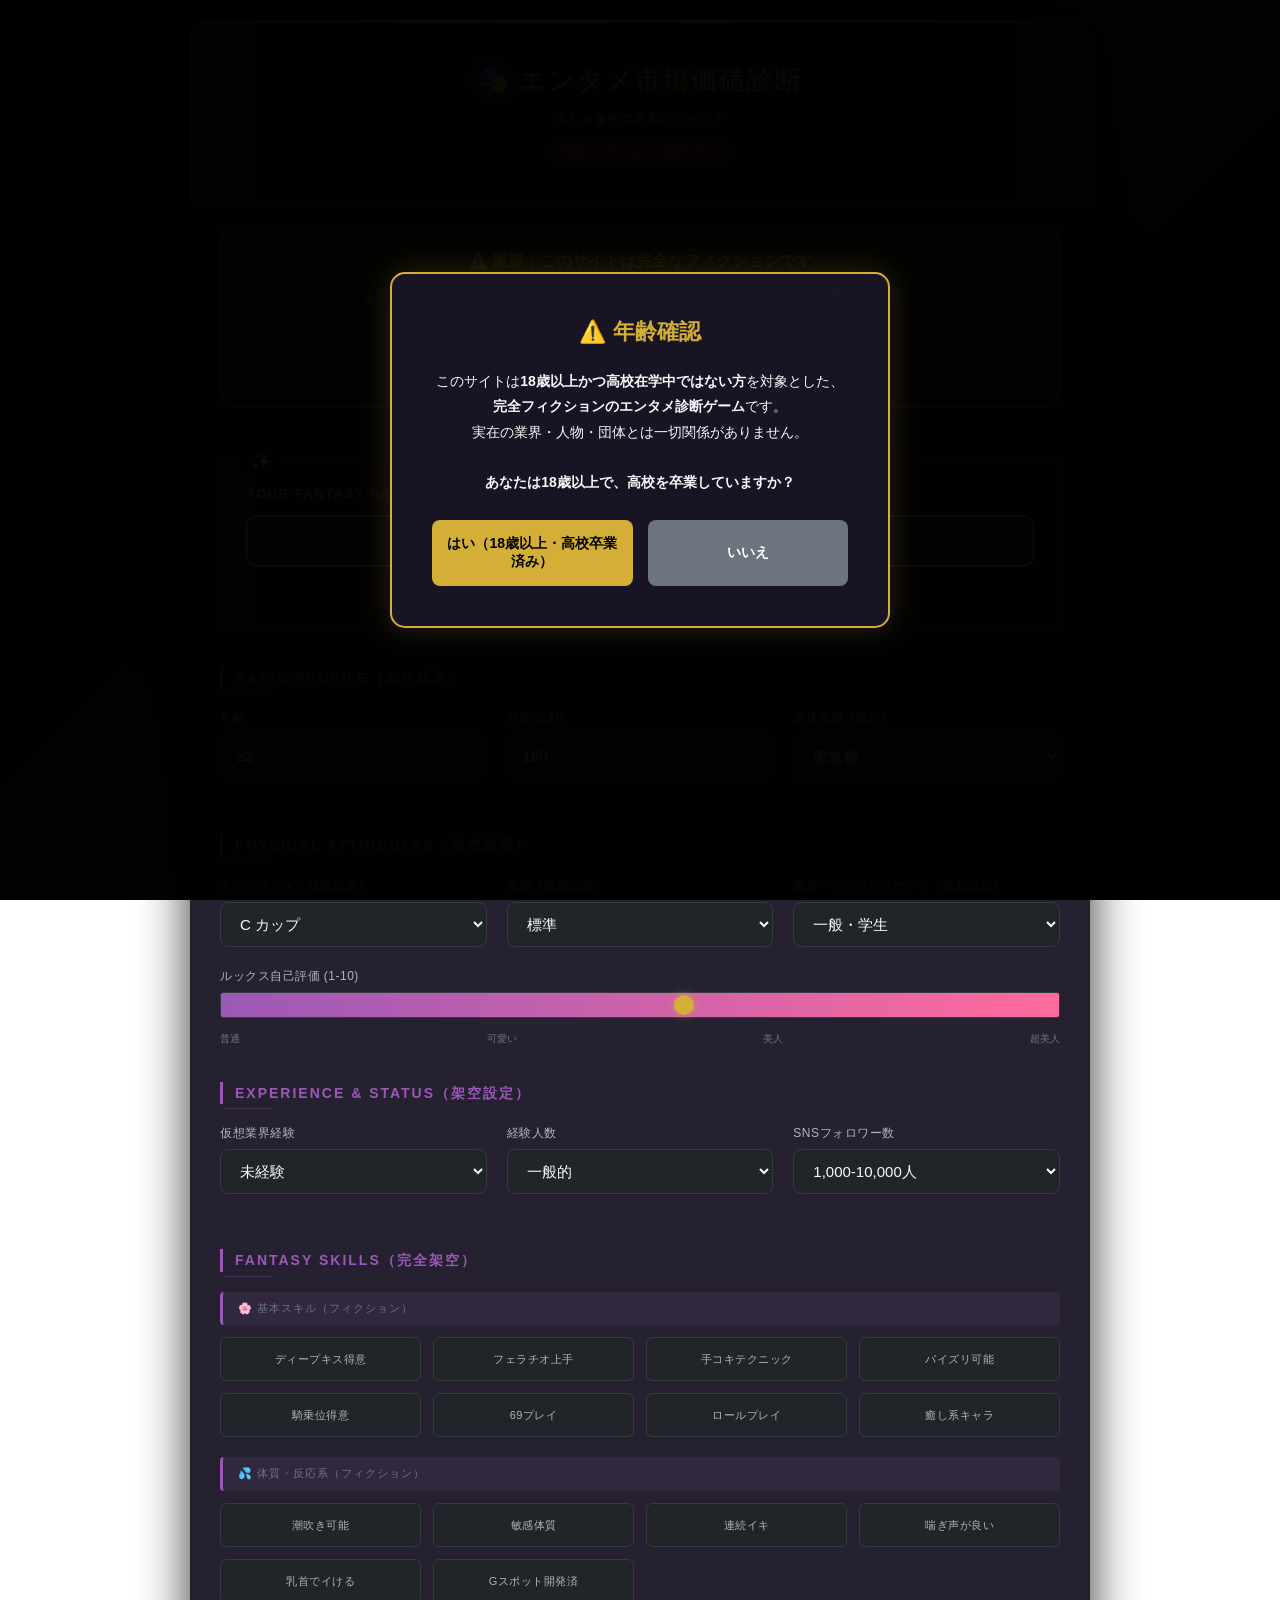
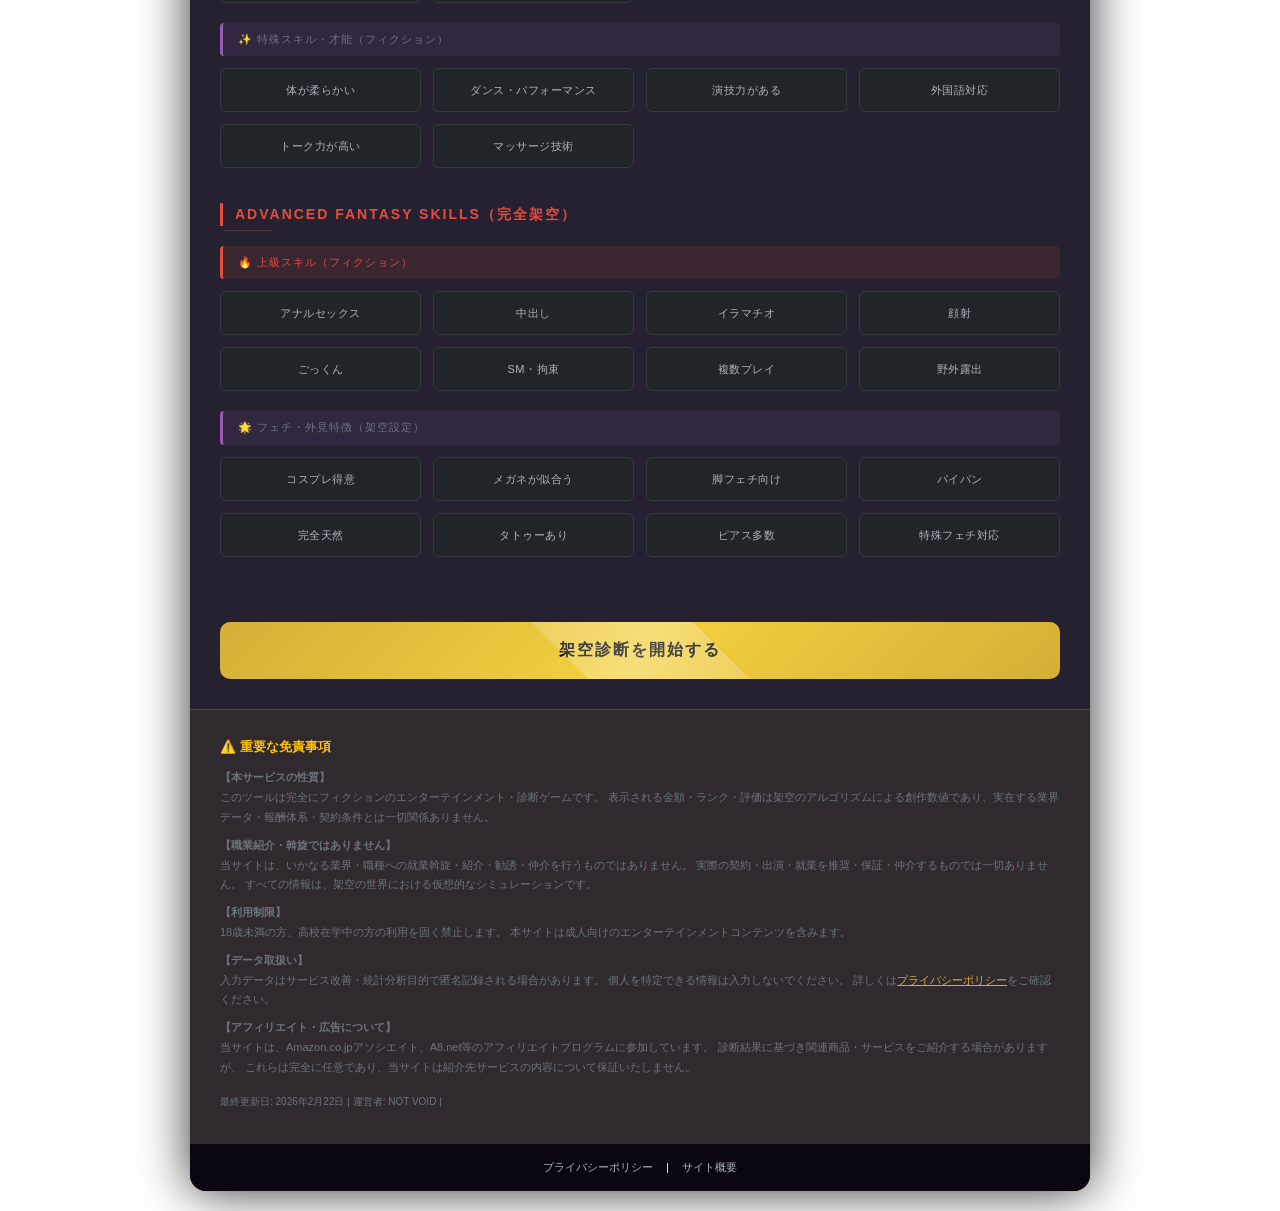
<file: index.html>
<!DOCTYPE html>
<html lang="ja">
<head>
    <meta charset="UTF-8">
    <meta name="viewport" content="width=device-width, initial-scale=1.0">
    <meta name="description" content="完全フィクションのエンタメ診断ゲーム。もしもセクシービデオに出演するとしたら出演料は？をテーマにした架空のシミュレーション。実在の業界とは一切関係ありません。">
    <title>🎭 エンタメ市場価値診断 | もしも診断ゲーム</title>
    <style>
        :root {
            --bg-primary: #0a0612;
            --bg-secondary: #1a1625;
            --accent-gold: #d4af37;
            --accent-rose: #ff6b9d;
            --accent-purple: #9b59b6;
            --accent-red: #e74c3c;
            --text-primary: #f8f9fa;
            --text-secondary: #adb5bd;
            --text-muted: #6c757d;
            --border-color: #343a40;
            --input-bg: #212529;
            --card-bg: rgba(26, 22, 37, 0.95);
        }

        * {
            margin: 0;
            padding: 0;
            box-sizing: border-box;
            -webkit-text-size-adjust: 100%;
            -webkit-tap-highlight-color: transparent;
        }

        body {
            font-family: -apple-system, BlinkMacSystemFont, "Helvetica Neue", Arial, sans-serif;
            background: linear-gradient(135deg, var(--bg-primary) 0%, #2d1b3d 50%, var(--bg-primary) 100%);
            background-attachment: fixed;
            color: var(--text-primary);
            line-height: 1.6;
            min-height: 100vh;
            padding: 20px;
        }

        .container {
            max-width: 900px;
            margin: 0 auto;
            background: var(--card-bg);
            border-radius: 16px;
            box-shadow: 
                0 0 50px rgba(0, 0, 0, 0.8),
                0 0 1px var(--accent-gold),
                inset 0 1px 0 rgba(255, 255, 255, 0.1);
            overflow: hidden;
            position: relative;
        }

        .container::before {
            content: '';
            position: absolute;
            top: 0;
            left: 0;
            right: 0;
            height: 3px;
            background: linear-gradient(90deg, 
                transparent 0%, 
                var(--accent-gold) 25%, 
                var(--accent-rose) 75%, 
                transparent 100%);
        }

        .header {
            padding: 40px 30px;
            text-align: center;
            background: linear-gradient(135deg, 
                rgba(212, 175, 55, 0.1) 0%, 
                rgba(155, 89, 182, 0.1) 100%);
            border-bottom: 1px solid var(--border-color);
        }

        .header h1 {
            font-family: "Yu Mincho", "Hiragino Mincho ProN", serif;
            font-size: 26px;
            font-weight: 300;
            letter-spacing: 2px;
            color: var(--accent-gold);
            margin-bottom: 8px;
            text-shadow: 0 0 20px rgba(212, 175, 55, 0.3);
        }

        .header .subtitle {
            font-size: 12px;
            color: var(--text-secondary);
            letter-spacing: 1px;
            margin-bottom: 8px;
        }

        .fiction-badge {
            display: inline-block;
            background: rgba(231, 76, 60, 0.2);
            border: 1px solid var(--accent-red);
            color: var(--accent-red);
            font-size: 10px;
            padding: 4px 12px;
            border-radius: 15px;
            font-weight: bold;
            text-transform: uppercase;
            letter-spacing: 1px;
        }

        .fiction-notice {
            background: linear-gradient(135deg, rgba(255, 193, 7, 0.12), rgba(255, 152, 0, 0.12));
            border: 2px solid rgba(255, 193, 7, 0.4);
            padding: 20px;
            margin: 20px 30px;
            border-radius: 12px;
            text-align: center;
        }

        .fiction-notice h3 {
            color: #ffc107;
            font-size: 16px;
            margin-bottom: 12px;
            font-weight: 600;
        }

        .fiction-notice p {
            font-size: 12px;
            color: var(--text-secondary);
            line-height: 1.6;
            margin: 6px 0;
        }

        .form-content {
            padding: 30px;
        }

        .nickname-section {
            background: linear-gradient(135deg, 
                rgba(212, 175, 55, 0.08) 0%, 
                rgba(255, 107, 157, 0.08) 100%);
            border: 1px solid rgba(212, 175, 55, 0.3);
            border-radius: 12px;
            padding: 25px;
            margin-bottom: 35px;
            position: relative;
        }

        .nickname-section::before {
            content: '✨';
            position: absolute;
            top: -10px;
            left: 20px;
            background: var(--card-bg);
            padding: 0 10px;
            font-size: 16px;
        }

        .nickname-label {
            font-size: 13px;
            color: var(--accent-gold);
            font-weight: 600;
            margin-bottom: 10px;
            text-transform: uppercase;
            letter-spacing: 1.5px;
        }

        .nickname-input {
            width: 100%;
            padding: 15px 20px;
            background: var(--input-bg);
            border: 2px solid var(--accent-gold);
            border-radius: 10px;
            color: var(--text-primary);
            font-size: 16px;
            font-weight: 500;
            transition: all 0.3s ease;
            text-align: center;
        }

        .nickname-input::placeholder {
            color: var(--text-muted);
            font-weight: 400;
        }

        .nickname-input:focus {
            outline: none;
            border-color: var(--accent-rose);
            box-shadow: 0 0 0 3px rgba(255, 107, 157, 0.2);
            background: rgba(33, 37, 41, 0.9);
        }

        .nickname-hint {
            font-size: 11px;
            color: var(--text-muted);
            margin-top: 8px;
            text-align: center;
            line-height: 1.4;
        }

        .section {
            margin-bottom: 35px;
        }

        .section-title {
            font-size: 14px;
            font-weight: 600;
            color: var(--accent-purple);
            text-transform: uppercase;
            letter-spacing: 2px;
            border-left: 3px solid var(--accent-purple);
            padding-left: 12px;
            margin-bottom: 20px;
            position: relative;
        }

        .section-title::after {
            content: '';
            position: absolute;
            left: 0;
            bottom: -5px;
            width: 50px;
            height: 1px;
            background: var(--accent-purple);
            opacity: 0.3;
        }

        .section-title.hard {
            color: var(--accent-red);
            border-left-color: var(--accent-red);
        }

        .section-title.hard::after {
            background: var(--accent-red);
        }

        .form-grid {
            display: grid;
            grid-template-columns: repeat(auto-fit, minmax(250px, 1fr));
            gap: 20px;
        }

        .form-group {
            margin-bottom: 20px;
        }

        label {
            display: block;
            font-size: 12px;
            color: var(--text-secondary);
            margin-bottom: 6px;
            font-weight: 500;
            text-transform: uppercase;
            letter-spacing: 0.5px;
        }

        input[type="number"], 
        input[type="range"],
        select {
            width: 100%;
            padding: 12px 15px;
            background: var(--input-bg);
            border: 1px solid var(--border-color);
            border-radius: 8px;
            color: var(--text-primary);
            font-size: 15px;
            transition: all 0.3s ease;
        }

        input:focus, select:focus {
            outline: none;
            border-color: var(--accent-gold);
            box-shadow: 0 0 0 2px rgba(212, 175, 55, 0.2);
            background: rgba(33, 37, 41, 0.8);
        }

        select option {
            background: var(--input-bg);
            color: var(--text-primary);
        }

        .range-container {
            position: relative;
        }

        input[type="range"] {
            -webkit-appearance: none;
            appearance: none;
            height: 6px;
            background: linear-gradient(90deg, var(--accent-purple), var(--accent-rose));
            border-radius: 3px;
            outline: none;
        }

        input[type="range"]::-webkit-slider-thumb {
            -webkit-appearance: none;
            appearance: none;
            width: 20px;
            height: 20px;
            background: var(--accent-gold);
            border-radius: 50%;
            cursor: pointer;
            box-shadow: 0 0 10px rgba(212, 175, 55, 0.5);
        }

        .range-labels {
            display: flex;
            justify-content: space-between;
            margin-top: 5px;
            font-size: 10px;
            color: var(--text-muted);
        }

        .category-label {
            font-size: 11px;
            color: var(--text-muted);
            text-transform: uppercase;
            letter-spacing: 1px;
            margin: 20px 0 12px 0;
            padding: 8px 15px;
            background: rgba(155, 89, 182, 0.1);
            border-left: 3px solid var(--accent-purple);
            border-radius: 4px;
        }

        .category-label.hard {
            background: rgba(231, 76, 60, 0.1);
            border-left-color: var(--accent-red);
            color: var(--accent-red);
        }

        .checkbox-grid {
            display: grid;
            grid-template-columns: repeat(auto-fit, minmax(160px, 1fr));
            gap: 12px;
            margin-bottom: 20px;
        }

        .checkbox-item {
            position: relative;
        }

        .checkbox-item input[type="checkbox"] {
            position: absolute;
            opacity: 0;
            cursor: pointer;
        }

        .checkbox-item label {
            display: flex;
            align-items: center;
            justify-content: center;
            padding: 12px 10px;
            background: var(--input-bg);
            border: 1px solid var(--border-color);
            border-radius: 6px;
            cursor: pointer;
            transition: all 0.3s ease;
            text-transform: none;
            font-size: 11px;
            text-align: center;
            margin: 0;
            min-height: 44px;
            line-height: 1.3;
        }

        .checkbox-item input[type="checkbox"]:checked + label {
            background: rgba(155, 89, 182, 0.2);
            border-color: var(--accent-purple);
            color: var(--accent-rose);
            box-shadow: 0 0 10px rgba(155, 89, 182, 0.3);
            font-weight: 600;
        }

        .checkbox-item.hard input[type="checkbox"]:checked + label {
            background: rgba(231, 76, 60, 0.2);
            border-color: var(--accent-red);
            color: var(--accent-red);
            box-shadow: 0 0 10px rgba(231, 76, 60, 0.3);
        }

        .assessment-btn {
            width: 100%;
            padding: 18px;
            background: linear-gradient(135deg, 
                var(--accent-gold) 0%, 
                #f4d03f 50%, 
                var(--accent-gold) 100%);
            border: none;
            border-radius: 10px;
            color: #000;
            font-size: 16px;
            font-weight: bold;
            letter-spacing: 2px;
            text-transform: uppercase;
            cursor: pointer;
            position: relative;
            overflow: hidden;
            transition: all 0.3s ease;
            margin-top: 30px;
        }

        .assessment-btn:hover {
            transform: translateY(-2px);
            box-shadow: 0 10px 30px rgba(212, 175, 55, 0.4);
        }

        .assessment-btn::before {
            content: '';
            position: absolute;
            top: -50%;
            left: -50%;
            width: 200%;
            height: 200%;
            background: linear-gradient(45deg, 
                transparent 30%, 
                rgba(255, 255, 255, 0.3) 50%, 
                transparent 70%);
            transform: rotate(45deg);
            animation: shine 3s infinite;
        }

        @keyframes shine {
            0% { transform: translateX(-100%) rotate(45deg); }
            100% { transform: translateX(100%) rotate(45deg); }
        }

        .loading-overlay {
            position: fixed;
            top: 0;
            left: 0;
            width: 100%;
            height: 100%;
            background: rgba(10, 6, 18, 0.95);
            display: none;
            flex-direction: column;
            justify-content: center;
            align-items: center;
            z-index: 1000;
        }

        .loading-text {
            color: var(--accent-gold);
            font-size: 16px;
            font-family: 'Courier New', monospace;
            margin-bottom: 20px;
            text-align: center;
        }

        .progress-bar {
            width: 300px;
            height: 4px;
            background: rgba(255, 255, 255, 0.1);
            border-radius: 2px;
            overflow: hidden;
        }

        .progress-fill {
            height: 100%;
            background: linear-gradient(90deg, var(--accent-gold), var(--accent-rose));
            width: 0%;
            transition: width 0.3s ease;
        }

        .result-section {
            display: none;
            padding: 40px 30px;
            text-align: center;
            background: linear-gradient(135deg, 
                rgba(212, 175, 55, 0.05) 0%, 
                rgba(255, 107, 157, 0.05) 100%);
            border-top: 1px solid var(--border-color);
        }

        .result-nickname {
            font-size: 18px;
            color: var(--accent-rose);
            margin-bottom: 15px;
            font-weight: 600;
            letter-spacing: 1px;
        }

        .result-nickname::before {
            content: '✨ ';
        }

        .result-nickname::after {
            content: ' さんの架空診断結果';
        }

        .result-label {
            font-size: 12px;
            color: var(--text-secondary);
            letter-spacing: 2px;
            text-transform: uppercase;
            margin-bottom: 15px;
        }

        .result-amount {
            font-family: "Times New Roman", serif;
            font-size: 48px;
            font-weight: bold;
            color: var(--accent-gold);
            text-shadow: 0 0 30px rgba(212, 175, 55, 0.5);
            margin: 20px 0;
            animation: glow 2s ease-in-out infinite alternate;
        }

        @keyframes glow {
            from { text-shadow: 0 0 20px rgba(212, 175, 55, 0.5); }
            to { text-shadow: 0 0 40px rgba(212, 175, 55, 0.8); }
        }

        .result-rank {
            display: inline-block;
            padding: 8px 20px;
            border: 1px solid var(--accent-purple);
            color: var(--accent-purple);
            font-size: 12px;
            letter-spacing: 2px;
            text-transform: uppercase;
            margin: 20px 0;
            background: rgba(155, 89, 182, 0.1);
        }

        .result-breakdown {
            display: grid;
            grid-template-columns: repeat(auto-fit, minmax(200px, 1fr));
            gap: 15px;
            margin-top: 30px;
            text-align: left;
        }

        .breakdown-item {
            background: var(--input-bg);
            padding: 15px;
            border-radius: 8px;
            border: 1px solid var(--border-color);
        }

        .breakdown-label {
            font-size: 11px;
            color: var(--text-muted);
            text-transform: uppercase;
            letter-spacing: 1px;
            margin-bottom: 5px;
        }

        .breakdown-value {
            font-size: 18px;
            font-weight: bold;
            color: var(--accent-rose);
        }

        .affiliate-disclosure {
            background: rgba(52, 152, 219, 0.1);
            border: 1px solid rgba(52, 152, 219, 0.3);
            padding: 18px;
            border-radius: 10px;
            margin: 25px 0;
            font-size: 11px;
            color: var(--text-secondary);
            line-height: 1.6;
            text-align: center;
        }

        .disclaimer {
            padding: 25px 30px;
            background: rgba(255, 193, 7, 0.05);
            border-top: 1px solid rgba(255, 193, 7, 0.2);
            font-size: 11px;
            color: var(--text-muted);
            line-height: 1.8;
        }

        .disclaimer h4 {
            color: #ffc107;
            font-size: 13px;
            margin-bottom: 10px;
            font-weight: 600;
        }

        .disclaimer p {
            margin: 8px 0;
        }

        .footer-links {
            text-align: center;
            padding: 15px;
            background: var(--bg-primary);
            font-size: 11px;
        }

        .footer-links a {
            color: var(--text-secondary);
            text-decoration: none;
            margin: 0 10px;
            transition: color 0.3s ease;
        }

        .footer-links a:hover {
            color: var(--accent-gold);
        }

        /* 年齢確認モーダル */
        .age-gate-overlay {
            position: fixed;
            top: 0;
            left: 0;
            width: 100%;
            height: 100%;
            background: rgba(0,0,0,0.95);
            display: flex;
            justify-content: center;
            align-items: center;
            z-index: 10000;
        }

        .age-gate-box {
            background: var(--card-bg);
            padding: 40px;
            border-radius: 15px;
            max-width: 500px;
            width: 90%;
            text-align: center;
            border: 2px solid var(--accent-gold);
            box-shadow: 0 0 30px rgba(212, 175, 55, 0.2);
        }

        .age-gate-title {
            color: var(--accent-gold);
            font-size: 22px;
            margin-bottom: 20px;
            font-weight: 600;
        }

        .age-gate-text {
            color: var(--text-primary);
            margin-bottom: 25px;
            font-size: 14px;
            line-height: 1.8;
        }

        .age-gate-buttons {
            display: flex;
            gap: 15px;
        }

        .age-btn {
            flex: 1;
            padding: 15px;
            border: none;
            border-radius: 8px;
            font-weight: bold;
            cursor: pointer;
            font-size: 14px;
            transition: all 0.3s ease;
        }

        .age-btn-yes {
            background: var(--accent-gold);
            color: #000;
        }

        .age-btn-yes:hover {
            transform: scale(1.05);
        }

        .age-btn-no {
            background: #6c757d;
            color: #fff;
        }

        @media (max-width: 768px) {
            .container {
                margin: 10px;
                border-radius: 12px;
            }
            
            .header {
                padding: 30px 20px;
            }
            
            .header h1 {
                font-size: 22px;
            }

            .fiction-notice {
                margin: 15px 20px;
                padding: 15px;
            }
            
            .form-content {
                padding: 20px;
            }

            .nickname-section {
                padding: 20px;
            }

            .nickname-input {
                font-size: 14px;
                padding: 12px 15px;
            }
            
            .form-grid {
                grid-template-columns: 1fr;
            }
            
            .checkbox-grid {
                grid-template-columns: repeat(2, 1fr);
            }
            
            .result-amount {
                font-size: 36px;
            }
            
            .progress-bar {
                width: 250px;
            }

            .age-gate-box {
                padding: 30px 20px;
            }

            .age-gate-buttons {
                flex-direction: column;
                gap: 10px;
            }
        }
    </style>
</head>
<body>
    <!-- 年齢確認モーダル（18歳以上・高校生不可） -->
    <div id="ageGate" class="age-gate-overlay" style="display:none;">
        <div class="age-gate-box">
            <h2 class="age-gate-title">⚠️ 年齢確認</h2>
            <div class="age-gate-text">
                <p>このサイトは<strong>18歳以上かつ高校在学中ではない方</strong>を対象とした、</p>
                <p><strong>完全フィクションのエンタメ診断ゲーム</strong>です。</p>
                <p>実在の業界・人物・団体とは一切関係がありません。</p>
                <br>
                <p><strong>あなたは18歳以上で、高校を卒業していますか？</strong></p>
            </div>
            <div class="age-gate-buttons">
                <button class="age-btn age-btn-yes" onclick="confirmAge(true)">
                    はい（18歳以上・高校卒業済み）
                </button>
                <button class="age-btn age-btn-no" onclick="confirmAge(false)">
                    いいえ
                </button>
            </div>
        </div>
    </div>

    <div class="container">
        <header class="header">
            <h1>🎭 エンタメ市場価値診断</h1>
            <div class="subtitle">もしも仮想の世界にいたら？</div>
            <div class="fiction-badge">完全フィクション・診断ゲーム</div>
        </header>

        <div class="fiction-notice">
            <h3>⚠️ 重要：このサイトは完全なフィクションです</h3>
            <p>このツールは「もしも架空の世界にいたら？」というテーマの<strong>エンターテインメント診断ゲーム</strong>です。</p>
            <p><strong>実在する業界・職業・人物・団体とは一切関係がありません。</strong></p>
            <p>表示される金額は、実際のデータに基づかない完全な創作・ジョークです。</p>
            <p>人間の価値は決して金額で測れるものではありません。</p>
        </div>

        <div class="form-content" id="formContent">
            
            <div class="nickname-section">
                <div class="nickname-label">Your Fantasy Name</div>
                <input type="text" 
                       id="nickname" 
                       class="nickname-input" 
                       placeholder="例: さくら、あいり、まお..." 
                       maxlength="20">
                <div class="nickname-hint">
                    ※ 架空の名前です。本名や個人を特定できる情報は入力しないでください。<br>
                    ※ 未入力の場合は「匿名ユーザー」として記録されます。
                </div>
            </div>

            <div class="section">
                <div class="section-title">Basic Profile（架空設定）</div>
                <div class="form-grid">
                    <div class="form-group">
                        <label>年齢</label>
                        <input type="number" id="age" value="22" min="18" max="50">
                    </div>
                    <div class="form-group">
                        <label>身長 (cm)</label>
                        <input type="number" id="height" value="160" min="140" max="180">
                    </div>
                    <div class="form-group">
                        <label>居住地域（仮想）</label>
                        <select id="region">
                            <option value="tokyo">東京都</option>
                            <option value="osaka">大阪府</option>
                            <option value="kanto">関東（東京以外）</option>
                            <option value="kansai">関西（大阪以外）</option>
                            <option value="other">その他地域</option>
                        </select>
                    </div>
                </div>
            </div>

            <div class="section">
                <div class="section-title">Physical Attributes（架空設定）</div>
                <div class="form-grid">
                    <div class="form-group">
                        <label>カップサイズ（仮想設定）</label>
                        <select id="cup">
                            <option value="1">A カップ</option>
                            <option value="2">B カップ</option>
                            <option value="3" selected>C カップ</option>
                            <option value="4">D カップ</option>
                            <option value="5">E カップ</option>
                            <option value="6">F カップ</option>
                            <option value="7">G カップ</option>
                            <option value="8">H カップ以上</option>
                        </select>
                    </div>
                    <div class="form-group">
                        <label>体型（仮想設定）</label>
                        <select id="bodyType">
                            <option value="slim">スレンダー</option>
                            <option value="normal" selected>標準</option>
                            <option value="curvy">グラマラス</option>
                            <option value="chubby">ぽっちゃり</option>
                            <option value="athletic">アスリート系</option>
                        </select>
                    </div>
                    <div class="form-group">
                        <label>職業・バックグラウンド（仮想設定）</label>
                        <select id="profession">
                            <option value="1.0" selected>一般・学生</option>
                            <option value="1.2">OL・会社員</option>
                            <option value="1.4">看護師・保育士</option>
                            <option value="1.6">キャバ嬢・水商売</option>
                            <option value="2.0">モデル・タレント</option>
                            <option value="2.5">元アイドル</option>
                        </select>
                    </div>
                </div>
                
                <div class="form-group">
                    <label>ルックス自己評価 (1-10)</label>
                    <div class="range-container">
                        <input type="range" id="looks" min="1" max="10" value="6">
                        <div class="range-labels">
                            <span>普通</span>
                            <span>可愛い</span>
                            <span>美人</span>
                            <span>超美人</span>
                        </div>
                    </div>
                </div>
            </div>

            <div class="section">
                <div class="section-title">Experience & Status（架空設定）</div>
                <div class="form-grid">
                    <div class="form-group">
                        <label>仮想業界経験</label>
                        <select id="experience">
                            <option value="0" selected>未経験</option>
                            <option value="1">1-5作品</option>
                            <option value="2">6-20作品</option>
                            <option value="3">21作品以上</option>
                        </select>
                    </div>
                    <div class="form-group">
                        <label>経験人数</label>
                        <select id="experienceCount">
                            <option value="3.0">処女</option>
                            <option value="2.0">1-2人</option>
                            <option value="1.5">3-10人</option>
                            <option value="1.0" selected>一般的</option>
                            <option value="0.9">多数</option>
                        </select>
                    </div>
                    <div class="form-group">
                        <label>SNSフォロワー数</label>
                        <select id="followers">
                            <option value="0">1,000人未満</option>
                            <option value="20" selected>1,000-10,000人</option>
                            <option value="50">10,000-50,000人</option>
                            <option value="100">50,000-100,000人</option>
                            <option value="200">100,000人以上</option>
                        </select>
                    </div>
                </div>
            </div>

            <div class="section">
                <div class="section-title">Fantasy Skills（完全架空）</div>
                <div class="category-label">🌸 基本スキル（フィクション）</div>
                <div class="checkbox-grid">
                    <div class="checkbox-item">
                        <input type="checkbox" id="play_kiss" value="15">
                        <label for="play_kiss">ディープキス得意</label>
                    </div>
                    <div class="checkbox-item">
                        <input type="checkbox" id="play_fellatio" value="25">
                        <label for="play_fellatio">フェラチオ上手</label>
                    </div>
                    <div class="checkbox-item">
                        <input type="checkbox" id="play_handjob" value="10">
                        <label for="play_handjob">手コキテクニック</label>
                    </div>
                    <div class="checkbox-item">
                        <input type="checkbox" id="play_titjob" value="30">
                        <label for="play_titjob">パイズリ可能</label>
                    </div>
                    <div class="checkbox-item">
                        <input type="checkbox" id="play_cowgirl" value="20">
                        <label for="play_cowgirl">騎乗位得意</label>
                    </div>
                    <div class="checkbox-item">
                        <input type="checkbox" id="play_69" value="20">
                        <label for="play_69">69プレイ</label>
                    </div>
                    <div class="checkbox-item">
                        <input type="checkbox" id="play_roleplay" value="25">
                        <label for="play_roleplay">ロールプレイ</label>
                    </div>
                    <div class="checkbox-item">
                        <input type="checkbox" id="play_healing" value="20">
                        <label for="play_healing">癒し系キャラ</label>
                    </div>
                </div>

                <div class="category-label">💦 体質・反応系（フィクション）</div>
                <div class="checkbox-grid">
                    <div class="checkbox-item">
                        <input type="checkbox" id="body_squirt" value="50">
                        <label for="body_squirt">潮吹き可能</label>
                    </div>
                    <div class="checkbox-item">
                        <input type="checkbox" id="body_sensitive" value="30">
                        <label for="body_sensitive">敏感体質</label>
                    </div>
                    <div class="checkbox-item">
                        <input type="checkbox" id="body_multiorgasm" value="40">
                        <label for="body_multiorgasm">連続イキ</label>
                    </div>
                    <div class="checkbox-item">
                        <input type="checkbox" id="body_vocal" value="25">
                        <label for="body_vocal">喘ぎ声が良い</label>
                    </div>
                    <div class="checkbox-item">
                        <input type="checkbox" id="body_nipple" value="30">
                        <label for="body_nipple">乳首でイける</label>
                    </div>
                    <div class="checkbox-item">
                        <input type="checkbox" id="body_gspot" value="35">
                        <label for="body_gspot">Gスポット開発済</label>
                    </div>
                </div>

                <div class="category-label">✨ 特殊スキル・才能（フィクション）</div>
                <div class="checkbox-grid">
                    <div class="checkbox-item">
                        <input type="checkbox" id="skill_flexible" value="30">
                        <label for="skill_flexible">体が柔らかい</label>
                    </div>
                    <div class="checkbox-item">
                        <input type="checkbox" id="skill_dance" value="25">
                        <label for="skill_dance">ダンス・パフォーマンス</label>
                    </div>
                    <div class="checkbox-item">
                        <input type="checkbox" id="skill_acting" value="35">
                        <label for="skill_acting">演技力がある</label>
                    </div>
                    <div class="checkbox-item">
                        <input type="checkbox" id="skill_language" value="40">
                        <label for="skill_language">外国語対応</label>
                    </div>
                    <div class="checkbox-item">
                        <input type="checkbox" id="skill_talk" value="30">
                        <label for="skill_talk">トーク力が高い</label>
                    </div>
                    <div class="checkbox-item">
                        <input type="checkbox" id="skill_massage" value="25">
                        <label for="skill_massage">マッサージ技術</label>
                    </div>
                </div>
            </div>

            <div class="section">
                <div class="section-title hard">Advanced Fantasy Skills（完全架空）</div>
                <div class="category-label hard">🔥 上級スキル（フィクション）</div>
                <div class="checkbox-grid">
                    <div class="checkbox-item hard">
                        <input type="checkbox" id="hard_anal" value="100">
                        <label for="hard_anal">アナルセックス</label>
                    </div>
                    <div class="checkbox-item hard">
                        <input type="checkbox" id="hard_creampie" value="150">
                        <label for="hard_creampie">中出し</label>
                    </div>
                    <div class="checkbox-item hard">
                        <input type="checkbox" id="hard_deepthroat" value="60">
                        <label for="hard_deepthroat">イラマチオ</label>
                    </div>
                    <div class="checkbox-item hard">
                        <input type="checkbox" id="hard_facial" value="40">
                        <label for="hard_facial">顔射</label>
                    </div>
                    <div class="checkbox-item hard">
                        <input type="checkbox" id="hard_gokkun" value="70">
                        <label for="hard_gokkun">ごっくん</label>
                    </div>
                    <div class="checkbox-item hard">
                        <input type="checkbox" id="hard_sm" value="80">
                        <label for="hard_sm">SM・拘束</label>
                    </div>
                    <div class="checkbox-item hard">
                        <input type="checkbox" id="hard_gangbang" value="120">
                        <label for="hard_gangbang">複数プレイ</label>
                    </div>
                    <div class="checkbox-item hard">
                        <input type="checkbox" id="hard_outdoor" value="60">
                        <label for="hard_outdoor">野外露出</label>
                    </div>
                </div>

                <div class="category-label">🌟 フェチ・外見特徴（架空設定）</div>
                <div class="checkbox-grid">
                    <div class="checkbox-item">
                        <input type="checkbox" id="feature_cosplay" value="30">
                        <label for="feature_cosplay">コスプレ得意</label>
                    </div>
                    <div class="checkbox-item">
                        <input type="checkbox" id="feature_glasses" value="20">
                        <label for="feature_glasses">メガネが似合う</label>
                    </div>
                    <div class="checkbox-item">
                        <input type="checkbox" id="feature_stockings" value="25">
                        <label for="feature_stockings">脚フェチ向け</label>
                    </div>
                    <div class="checkbox-item">
                        <input type="checkbox" id="feature_shaved" value="30">
                        <label for="feature_shaved">パイパン</label>
                    </div>
                    <div class="checkbox-item">
                        <input type="checkbox" id="feature_natural" value="40">
                        <label for="feature_natural">完全天然</label>
                    </div>
                    <div class="checkbox-item">
                        <input type="checkbox" id="feature_tattoo" value="-20">
                        <label for="feature_tattoo">タトゥーあり</label>
                    </div>
                    <div class="checkbox-item">
                        <input type="checkbox" id="feature_piercing" value="15">
                        <label for="feature_piercing">ピアス多数</label>
                    </div>
                    <div class="checkbox-item">
                        <input type="checkbox" id="feature_fetish" value="35">
                        <label for="feature_fetish">特殊フェチ対応</label>
                    </div>
                </div>
            </div>

            <button class="assessment-btn" onclick="startAssessment()">
                架空診断を開始する
            </button>
        </div>

        <div class="result-section" id="resultSection">
            <div class="result-nickname" id="resultNickname"></div>
            <div class="result-label">Fantasy Market Value（完全架空の数値）</div>
            <div class="result-amount" id="finalAmount">¥0</div>
            <div class="result-rank" id="marketRank">Fantasy Rank: C</div>
            
            <div class="result-breakdown" id="breakdown">
                <!-- JavaScript で動的生成 -->
            </div>

            <div class="affiliate-disclosure">
                <strong>📢 広告・アフィリエイト開示</strong><br>
                当サイトでは、診断結果に基づき美容・自分磨きに関連するサービスをご紹介する場合があります。
                これらのリンクから申し込みがあった場合、当サイトは紹介料を受け取ることがありますが、
                紹介するサービスの選定は中立的な基準に基づいており、紹介料の有無が推奨内容に影響することはありません。
                すべて任意のご利用であり、当サイトは紹介先サービスの内容について保証いたしません。
            </div>
            
            <button class="assessment-btn" onclick="resetAssessment()" style="background: #6c757d; margin-top: 30px;">
                再診断する
            </button>
        </div>

        <div class="disclaimer">
            <h4>⚠️ 重要な免責事項</h4>
            
            <p><strong>【本サービスの性質】</strong><br>
            このツールは完全にフィクションのエンターテインメント・診断ゲームです。
            表示される金額・ランク・評価は架空のアルゴリズムによる創作数値であり、実在する業界データ・報酬体系・契約条件とは一切関係ありません。</p>
            
            <p><strong>【職業紹介・斡旋ではありません】</strong><br>
            当サイトは、いかなる業界・職種への就業斡旋・紹介・勧誘・仲介を行うものではありません。
            実際の契約・出演・就業を推奨・保証・仲介するものでは一切ありません。
            すべての情報は、架空の世界における仮想的なシミュレーションです。</p>
            
            <p><strong>【利用制限】</strong><br>
            18歳未満の方、高校在学中の方の利用を固く禁止します。
            本サイトは成人向けのエンターテインメントコンテンツを含みます。</p>
            
            <p><strong>【データ取扱い】</strong><br>
            入力データはサービス改善・統計分析目的で匿名記録される場合があります。
            個人を特定できる情報は入力しないでください。
            詳しくは<a href="privacy.html" style="color: var(--accent-gold);">プライバシーポリシー</a>をご確認ください。</p>
            
            <p><strong>【アフィリエイト・広告について】</strong><br>
            当サイトは、Amazon.co.jpアソシエイト、A8.net等のアフィリエイトプログラムに参加しています。
            診断結果に基づき関連商品・サービスをご紹介する場合がありますが、
            これらは完全に任意であり、当サイトは紹介先サービスの内容について保証いたしません。</p>
            
            <p style="margin-top: 15px; font-size: 10px; color: #6c757d;">
            最終更新日: 2026年2月22日 | 
            運営者: NOT VOID | 
        
            </p>
        </div>

      <div class="footer-links">
    <a href="privacy.html" target="_blank">プライバシーポリシー</a> | 
    <a href="#" onclick="alert('このサイトは完全なフィクションです。実在する業界とは一切関係ありません。\\n\\n表示される金額・ランク・評価は架空のアルゴリズムによる創作数値です。\\n\\n人間の価値は決して金額で測れるものではありません。'); return false;">サイト概要</a>
</div>


    <div class="loading-overlay" id="loadingOverlay">
        <div class="loading-text" id="loadingText">ANALYZING FANTASY DATA...</div>
        <div class="progress-bar">
            <div class="progress-fill" id="progressFill"></div>
        </div>
    </div>

    <script>
        // Google Apps ScriptのURL
        const GOOGLE_SCRIPT_URL = 'https://script.google.com/macros/s/AKfycbwKfrt3k2tH4eSajMr3JhH_hebvZoW70B75r0GBe06ViKqOGxZBtf8FV3ErjBTd5JrP/exec';

        // ページ読み込み時に年齢確認（厳格な実施）
        window.addEventListener('DOMContentLoaded', function() {
            if (!sessionStorage.getItem('ageVerified')) {
                showAgeVerification();
            }
        });

        function showAgeVerification() {
            const gate = document.getElementById('ageGate');
            if (gate) {
                gate.style.display = 'flex';
            }
        }

        function confirmAge(isAdult) {
            if (isAdult) {
                sessionStorage.setItem('ageVerified', 'true');
                const gate = document.getElementById('ageGate');
                if (gate) {
                    gate.style.display = 'none';
                }
            } else {
                alert('申し訳ございませんが、18歳未満・高校在学中の方はご利用いただけません。');
                window.location.href = 'https://www.google.com';
            }
        }

        function startAssessment() {
            const age = document.getElementById('age').value;
            if (age < 18) {
                alert('18歳未満の方は利用できません。');
                return;
            }

            // 入力値検証
            if (!validateInput()) return;

            showLoadingScreen();
        }

        function validateInput() {
            const age = parseInt(document.getElementById('age').value);
            const height = parseInt(document.getElementById('height').value);
            
            if (age < 18 || age > 100) {
                alert('年齢の入力値が不正です（18-100歳）。');
                return false;
            }
            
            if (height < 140 || height > 200) {
                alert('身長の入力値が不正です（140-200cm）。');
                return false;
            }
            
            const checkedCount = document.querySelectorAll('input[type="checkbox"]:checked').length;
            if (checkedCount > 25) {
                alert('選択項目が多すぎます。現実的な範囲で選択してください。');
                return false;
            }
            
            return true;
        }

        function showLoadingScreen() {
            const overlay = document.getElementById('loadingOverlay');
            const loadingText = document.getElementById('loadingText');
            const progressFill = document.getElementById('progressFill');

            const messages = [
                "CONNECTING TO FANTASY DATABASE...",
                "ANALYZING VIRTUAL PROFILE...",
                "PROCESSING FICTIONAL SKILLS...",
                "CALCULATING IMAGINARY VALUE...",
                "SAVING ANONYMOUS DATA...",
                "FINALIZING ENTERTAINMENT RESULT..."
            ];

            overlay.style.display = 'flex';
            let step = 0;
            let progress = 0;

            const interval = setInterval(() => {
                if (step < messages.length) {
                    loadingText.textContent = messages[step];
                    progress = ((step + 1) / messages.length) * 100;
                    progressFill.style.width = progress + '%';
                    step++;
                } else {
                    clearInterval(interval);
                    setTimeout(() => {
                        overlay.style.display = 'none';
                        calculateAndShowResult();
                    }, 500);
                }
            }, 600);
        }

        function collectFormData() {
            let nickname = document.getElementById('nickname').value.trim();
            if (!nickname) {
                nickname = '匿名ユーザー';
            }

            function getSelectText(id) {
                const element = document.getElementById(id);
                if (element.selectedIndex === -1) return "";
                return element.options[element.selectedIndex].text;
            }

            const looksValue = document.getElementById('looks').value;
            let looksText = looksValue;
            if (looksValue <= 3) looksText += " (普通)";
            else if (looksValue <= 5) looksText += " (まあまあ)";
            else if (looksValue <= 7) looksText += " (可愛い)";
            else if (looksValue <= 9) looksText += " (美人)";
            else looksText += " (超美人)";

            const skillLabels = [];
            const checkboxes = document.querySelectorAll('input[type="checkbox"]');
            checkboxes.forEach(cb => {
                if (cb.checked) {
                    const label = document.querySelector(`label[for="${cb.id}"]`);
                    if (label) {
                        skillLabels.push(label.innerText);
                    }
                }
            });

            const data = {
                timestamp: new Date().toISOString(),
                nickname: nickname,
                age: document.getElementById('age').value,
                height: document.getElementById('height').value,
                region: getSelectText('region'),
                cup: getSelectText('cup'),
                bodyType: getSelectText('bodyType'),
                profession: getSelectText('profession'),
                looks: looksText,
                experience: getSelectText('experience'),
                experienceCount: getSelectText('experienceCount'),
                followers: getSelectText('followers'),
                skillsString: skillLabels.join(', ')
            };

            return data;
        }

        function sendDataToGoogle(data, finalPrice) {
            data.finalPrice = finalPrice;
            
            if (GOOGLE_SCRIPT_URL !== 'YOUR_GOOGLE_SCRIPT_URL_HERE') {
                fetch(GOOGLE_SCRIPT_URL, {
                    method: 'POST',
                    mode: 'no-cors',
                    headers: {
                        'Content-Type': 'application/json',
                    },
                    body: JSON.stringify(data)
                }).catch(error => {
                    console.log('データ送信エラー:', error);
                });
            }
        }

        function calculateAndShowResult() {
            const formData = collectFormData();

            const age = parseInt(document.getElementById('age').value);
            const height = parseInt(document.getElementById('height').value);
            const cup = parseInt(document.getElementById('cup').value);
            const bodyType = document.getElementById('bodyType').value;
            const looks = parseInt(document.getElementById('looks').value);
            const experience = parseInt(document.getElementById('experience').value);
            const experienceCount = parseFloat(document.getElementById('experienceCount').value);
            const followers = parseInt(document.getElementById('followers').value);
            const profession = parseFloat(document.getElementById('profession').value);

            let basePrice = 300000;

            let ageBonus = 0;
            if (age >= 18 && age <= 20) ageBonus = 200000;
            else if (age <= 23) ageBonus = 150000;
            else if (age <= 26) ageBonus = 100000;
            else if (age <= 30) ageBonus = 50000;
            else if (age >= 35) ageBonus = 30000;

            const looksBonus = (looks - 5) * 100000;
            const cupBonus = cup * 40000;

            let bodyBonus = 0;
            switch(bodyType) {
                case 'slim': bodyBonus = 60000; break;
                case 'curvy': bodyBonus = 100000; break;
                case 'athletic': bodyBonus = 80000; break;
                case 'chubby': bodyBonus = 40000; break;
                default: bodyBonus = 30000;
            }

            let expBonus = 0;
            switch(experience) {
                case 1: expBonus = 60000; break;
                case 2: expBonus = 120000; break;
                case 3: expBonus = 180000; break;
            }

            let totalPrice = basePrice + ageBonus + looksBonus + cupBonus + bodyBonus + expBonus;
            totalPrice = totalPrice * experienceCount * profession;
            totalPrice += (followers * 1000);

            let skillBonus = 0;
            const checkboxes = document.querySelectorAll('input[type="checkbox"]');
            checkboxes.forEach(cb => {
                if (cb.checked) {
                    skillBonus += parseInt(cb.value) * 1000;
                }
            });

            totalPrice += skillBonus;
            totalPrice = Math.max(100000, Math.round(totalPrice / 10000) * 10000);

            let rank = "C - Standard";
            if (totalPrice >= 600000) rank = "B - Popular";
            if (totalPrice >= 1200000) rank = "A - Premium";
            if (totalPrice >= 2500000) rank = "S - Elite";
            if (totalPrice >= 5000000) rank = "SS - Legend";

            sendDataToGoogle(formData, totalPrice);

            displayResult(formData.nickname, totalPrice, rank, {
                age: ageBonus,
                looks: looksBonus,
                cup: cupBonus,
                body: bodyBonus,
                experience: expBonus,
                skills: skillBonus,
                followers: followers * 1000
            });
        }

        function displayResult(nickname, price, rank, breakdown) {
            const resultNickname = document.getElementById('resultNickname');
            const resultAmount = document.getElementById('finalAmount');
            const marketRank = document.getElementById('marketRank');
            const breakdownDiv = document.getElementById('breakdown');

            resultNickname.textContent = nickname;

            let currentAmount = 0;
            const increment = Math.ceil(price / 50);

            const countUp = setInterval(() => {
                currentAmount += increment;
                if (currentAmount >= price) {
                    currentAmount = price;
                    clearInterval(countUp);
                }
                resultAmount.textContent = '¥' + currentAmount.toLocaleString();
            }, 30);

            marketRank.textContent = 'Fantasy Rank: ' + rank;

            breakdownDiv.innerHTML = `
                <div class="breakdown-item">
                    <div class="breakdown-label">年齢ボーナス（架空）</div>
                    <div class="breakdown-value">¥${breakdown.age.toLocaleString()}</div>
                </div>
                <div class="breakdown-item">
                    <div class="breakdown-label">ルックス評価（架空）</div>
                    <div class="breakdown-value">${breakdown.looks >= 0 ? '+' : ''}¥${breakdown.looks.toLocaleString()}</div>
                </div>
                <div class="breakdown-item">
                    <div class="breakdown-label">バスト・体型（架空）</div>
                    <div class="breakdown-value">¥${(breakdown.cup + breakdown.body).toLocaleString()}</div>
                </div>
                <div class="breakdown-item">
                    <div class="breakdown-label">経験・実績（架空）</div>
                    <div class="breakdown-value">¥${breakdown.experience.toLocaleString()}</div>
                </div>
                <div class="breakdown-item">
                    <div class="breakdown-label">SNS影響力（架空）</div>
                    <div class="breakdown-value">¥${breakdown.followers.toLocaleString()}</div>
                </div>
                <div class="breakdown-item">
                    <div class="breakdown-label">スキル・特技（架空）</div>
                    <div class="breakdown-value">¥${breakdown.skills.toLocaleString()}</div>
                </div>
                <div class="breakdown-item">
                    <div class="breakdown-label">年間推定（架空・月2本×12ヶ月）</div>
                    <div class="breakdown-value">¥${(price * 24).toLocaleString()}</div>
                </div>
                <div class="breakdown-item">
                    <div class="breakdown-label">時給換算（架空・8時間想定）</div>
                    <div class="breakdown-value">¥${Math.round(price / 8).toLocaleString()}</div>
                </div>
            `;

            document.getElementById('formContent').style.display = 'none';
            document.getElementById('resultSection').style.display = 'block';
            window.scrollTo({ top: 0, behavior: 'smooth' });
        }

        function resetAssessment() {
            document.getElementById('resultSection').style.display = 'none';
            document.getElementById('formContent').style.display = 'block';
            window.scrollTo({ top: 0, behavior: 'smooth' });
        }
    </script>
</body>
</html>
</file>
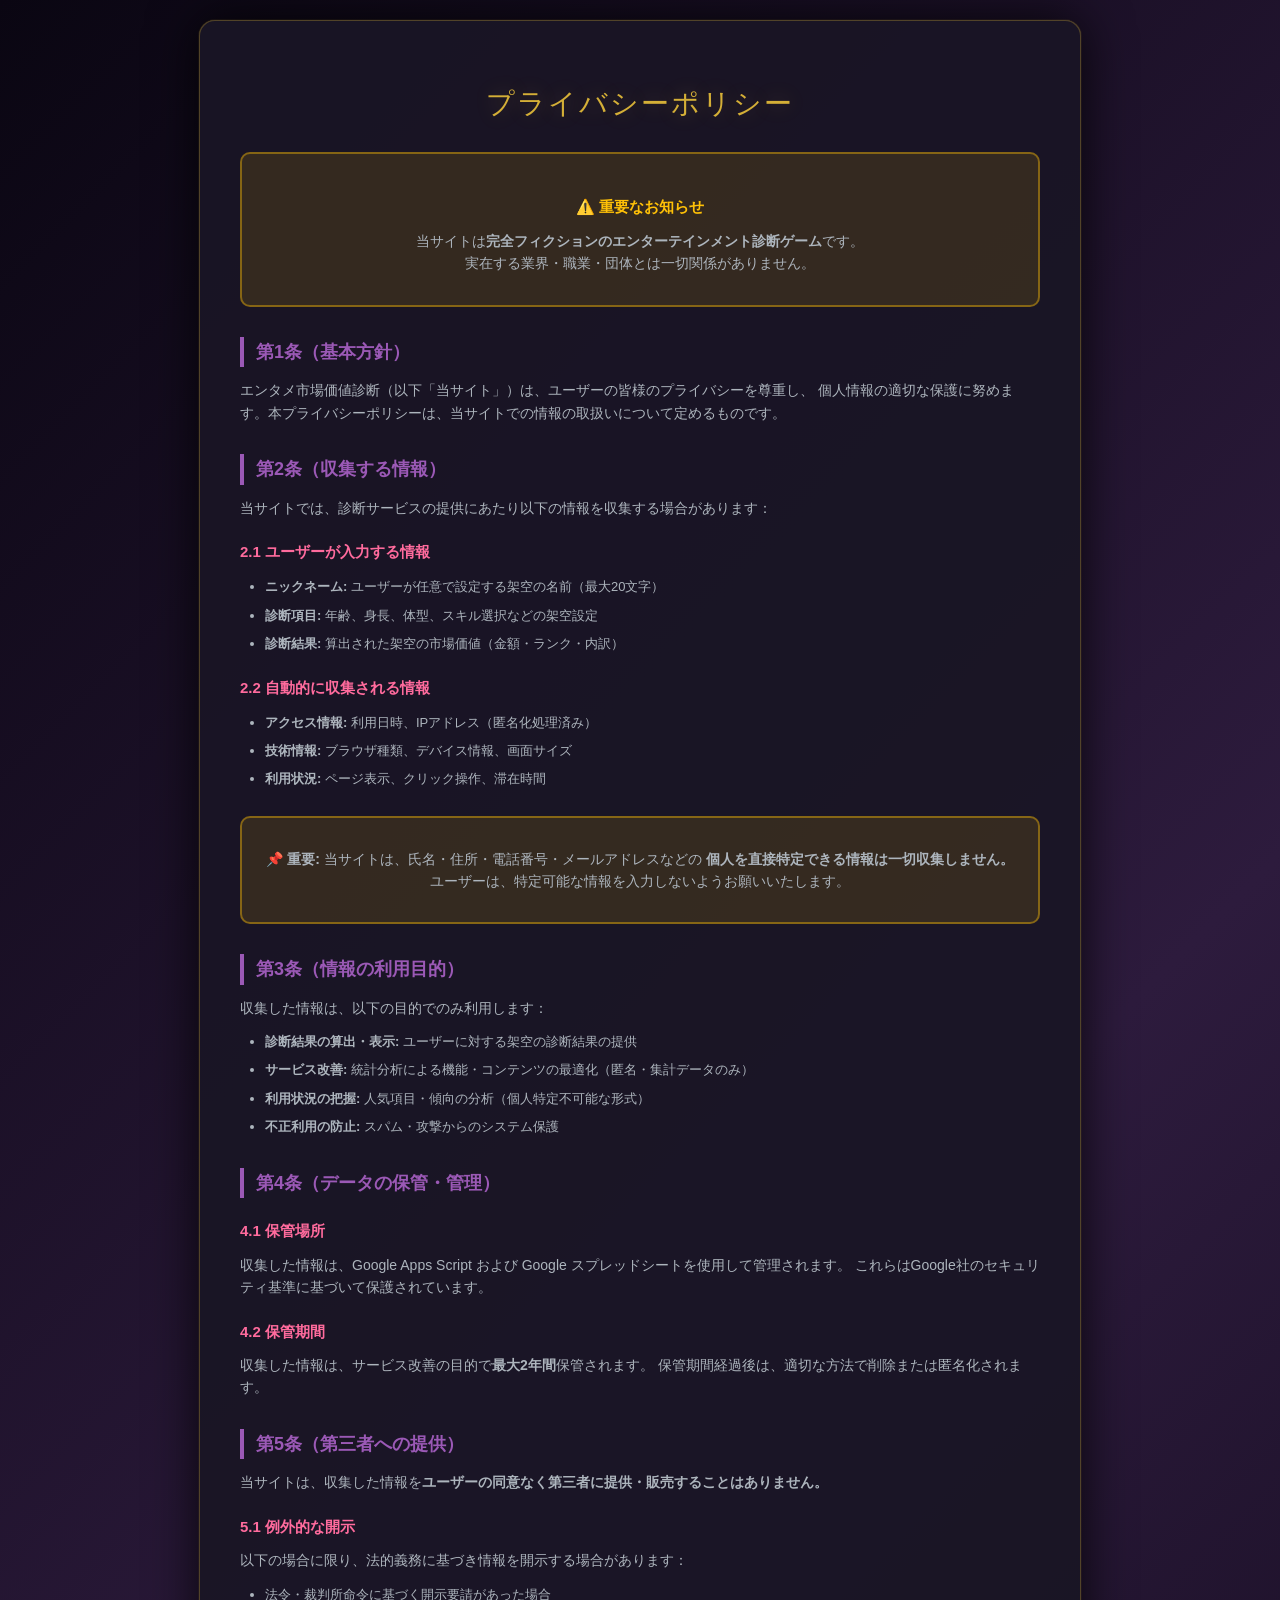
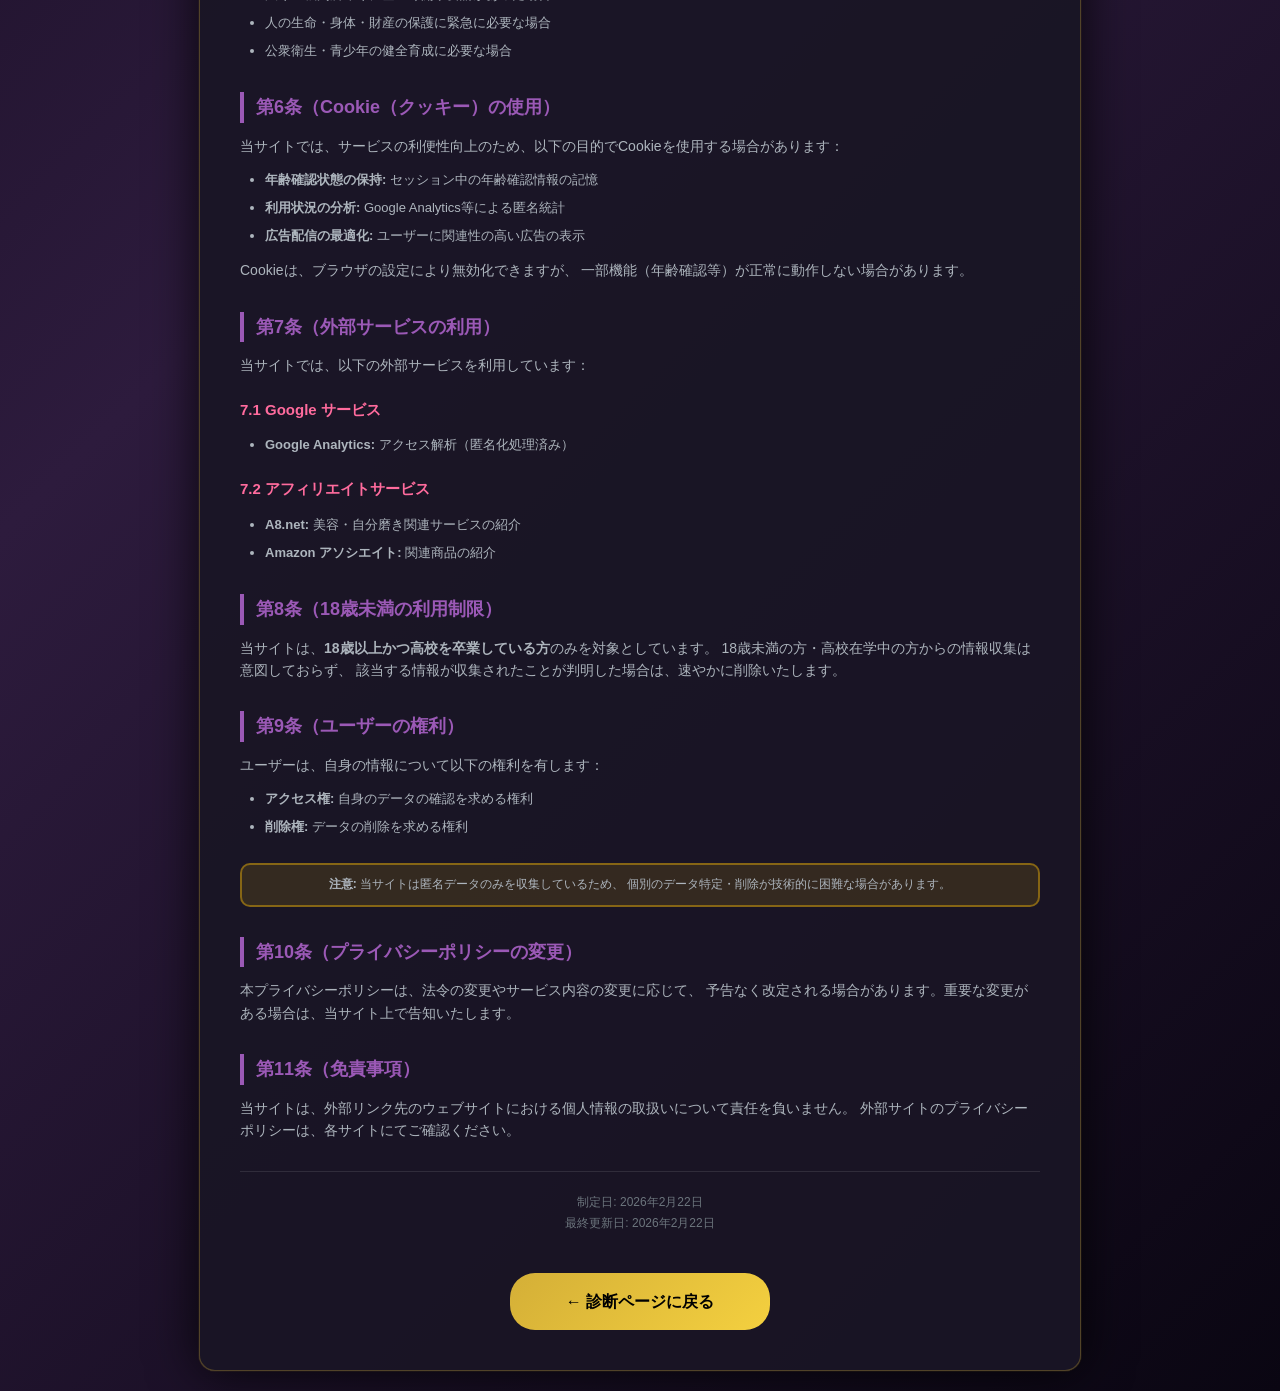
<file: privacy.html>
<!DOCTYPE html>
<html lang="ja">
<head>
    <meta charset="UTF-8">
    <meta name="viewport" content="width=device-width, initial-scale=1.0">
    <title>プライバシーポリシー | エンタメ市場価値診断</title>
    <style>
        body {
            font-family: -apple-system, BlinkMacSystemFont, "Helvetica Neue", Arial, sans-serif;
            line-height: 1.7;
            margin: 0;
            padding: 20px;
            background: linear-gradient(135deg, #0a0612 0%, #2d1b3d 50%, #0a0612 100%);
            color: #f8f9fa;
            min-height: 100vh;
        }
        .container {
            max-width: 800px;
            margin: 0 auto;
            background: rgba(26, 22, 37, 0.95);
            border-radius: 16px;
            padding: 40px;
            box-shadow: 0 0 50px rgba(0,0,0,0.8), 0 0 1px #d4af37;
            border: 1px solid rgba(212, 175, 55, 0.3);
        }
        h1 {
            font-size: 28px;
            margin-bottom: 15px;
            color: #d4af37;
            text-align: center;
            font-weight: 300;
            letter-spacing: 2px;
            text-shadow: 0 0 20px rgba(212, 175, 55, 0.3);
        }
        h2 {
            font-size: 18px;
            margin-top: 30px;
            margin-bottom: 12px;
            color: #9b59b6;
            border-left: 4px solid #9b59b6;
            padding-left: 12px;
            font-weight: 600;
        }
        h3 {
            font-size: 15px;
            margin-top: 20px;
            margin-bottom: 8px;
            color: #ff6b9d;
        }
        p {
            font-size: 14px;
            margin: 10px 0;
            color: #adb5bd;
            line-height: 1.6;
        }
        ul {
            padding-left: 25px;
            margin: 12px 0;
        }
        li {
            font-size: 13px;
            margin: 6px 0;
            color: #adb5bd;
        }
        .important-notice {
            background: rgba(255, 193, 7, 0.12);
            border: 2px solid rgba(255, 193, 7, 0.4);
            padding: 20px;
            margin: 25px 0;
            border-radius: 10px;
            text-align: center;
        }
        .important-notice h3 {
            color: #ffc107;
            margin-bottom: 10px;
        }
        .back-link {
            display: block;
            margin-top: 40px;
            text-align: center;
            padding: 15px 30px;
            background: linear-gradient(135deg, #d4af37, #f4d03f);
            color: #000;
            text-decoration: none;
            border-radius: 25px;
            font-weight: bold;
            transition: all 0.3s ease;
            max-width: 200px;
            margin-left: auto;
            margin-right: auto;
        }
        .back-link:hover {
            transform: translateY(-2px);
            box-shadow: 0 5px 15px rgba(212, 175, 55, 0.4);
        }
        .date-info {
            text-align: center;
            font-size: 12px;
            color: #6c757d;
            margin-top: 30px;
            padding-top: 20px;
            border-top: 1px solid rgba(255, 255, 255, 0.1);
        }
        @media (max-width: 768px) {
            .container {
                padding: 25px 20px;
                margin: 10px;
            }
            h1 {
                font-size: 24px;
            }
            h2 {
                font-size: 16px;
            }
            p, li {
                font-size: 13px;
            }
        }
    </style>
</head>
<body>
    <div class="container">
        <h1>プライバシーポリシー</h1>
        
        <div class="important-notice">
            <h3>⚠️ 重要なお知らせ</h3>
            <p>当サイトは<strong>完全フィクションのエンターテインメント診断ゲーム</strong>です。<br>
            実在する業界・職業・団体とは一切関係がありません。</p>
        </div>

        <h2>第1条（基本方針）</h2>
        <p>
            エンタメ市場価値診断（以下「当サイト」）は、ユーザーの皆様のプライバシーを尊重し、
            個人情報の適切な保護に努めます。本プライバシーポリシーは、当サイトでの情報の取扱いについて定めるものです。
        </p>

        <h2>第2条（収集する情報）</h2>
        <p>当サイトでは、診断サービスの提供にあたり以下の情報を収集する場合があります：</p>

        <h3>2.1 ユーザーが入力する情報</h3>
        <ul>
            <li><strong>ニックネーム:</strong> ユーザーが任意で設定する架空の名前（最大20文字）</li>
            <li><strong>診断項目:</strong> 年齢、身長、体型、スキル選択などの架空設定</li>
            <li><strong>診断結果:</strong> 算出された架空の市場価値（金額・ランク・内訳）</li>
        </ul>

        <h3>2.2 自動的に収集される情報</h3>
        <ul>
            <li><strong>アクセス情報:</strong> 利用日時、IPアドレス（匿名化処理済み）</li>
            <li><strong>技術情報:</strong> ブラウザ種類、デバイス情報、画面サイズ</li>
            <li><strong>利用状況:</strong> ページ表示、クリック操作、滞在時間</li>
        </ul>

        <div class="important-notice">
            <p><strong>📌 重要:</strong> 当サイトは、氏名・住所・電話番号・メールアドレスなどの
            <strong>個人を直接特定できる情報は一切収集しません。</strong><br>
            ユーザーは、特定可能な情報を入力しないようお願いいたします。</p>
        </div>

        <h2>第3条（情報の利用目的）</h2>
        <p>収集した情報は、以下の目的でのみ利用します：</p>
        <ul>
            <li><strong>診断結果の算出・表示:</strong> ユーザーに対する架空の診断結果の提供</li>
            <li><strong>サービス改善:</strong> 統計分析による機能・コンテンツの最適化（匿名・集計データのみ）</li>
            <li><strong>利用状況の把握:</strong> 人気項目・傾向の分析（個人特定不可能な形式）</li>
            <li><strong>不正利用の防止:</strong> スパム・攻撃からのシステム保護</li>
        </ul>

        <h2>第4条（データの保管・管理）</h2>
        <h3>4.1 保管場所</h3>
        <p>
            収集した情報は、Google Apps Script および Google スプレッドシートを使用して管理されます。
            これらはGoogle社のセキュリティ基準に基づいて保護されています。
        </p>

        <h3>4.2 保管期間</h3>
        <p>
            収集した情報は、サービス改善の目的で<strong>最大2年間</strong>保管されます。
            保管期間経過後は、適切な方法で削除または匿名化されます。
        </p>

        <h2>第5条（第三者への提供）</h2>
        <p>
            当サイトは、収集した情報を<strong>ユーザーの同意なく第三者に提供・販売することはありません。</strong>
        </p>

        <h3>5.1 例外的な開示</h3>
        <p>以下の場合に限り、法的義務に基づき情報を開示する場合があります：</p>
        <ul>
            <li>法令・裁判所命令に基づく開示要請があった場合</li>
            <li>人の生命・身体・財産の保護に緊急に必要な場合</li>
            <li>公衆衛生・青少年の健全育成に必要な場合</li>
        </ul>

        <h2>第6条（Cookie（クッキー）の使用）</h2>
        <p>当サイトでは、サービスの利便性向上のため、以下の目的でCookieを使用する場合があります：</p>
        <ul>
            <li><strong>年齢確認状態の保持:</strong> セッション中の年齢確認情報の記憶</li>
            <li><strong>利用状況の分析:</strong> Google Analytics等による匿名統計</li>
            <li><strong>広告配信の最適化:</strong> ユーザーに関連性の高い広告の表示</li>
        </ul>
        <p>
            Cookieは、ブラウザの設定により無効化できますが、
            一部機能（年齢確認等）が正常に動作しない場合があります。
        </p>

        <h2>第7条（外部サービスの利用）</h2>
        <p>当サイトでは、以下の外部サービスを利用しています：</p>

        <h3>7.1 Google サービス</h3>
        <ul>
                        <li><strong>Google Analytics:</strong> アクセス解析（匿名化処理済み）</li>
        </ul>

        <h3>7.2 アフィリエイトサービス</h3>
        <ul>
            <li><strong>A8.net:</strong> 美容・自分磨き関連サービスの紹介</li>
            <li><strong>Amazon アソシエイト:</strong> 関連商品の紹介</li>
        </ul>

        <h2>第8条（18歳未満の利用制限）</h2>
        <p>
            当サイトは、<strong>18歳以上かつ高校を卒業している方</strong>のみを対象としています。
            18歳未満の方・高校在学中の方からの情報収集は意図しておらず、
            該当する情報が収集されたことが判明した場合は、速やかに削除いたします。
        </p>

        <h2>第9条（ユーザーの権利）</h2>
        <p>ユーザーは、自身の情報について以下の権利を有します：</p>
        <ul>
            <li><strong>アクセス権:</strong> 自身のデータの確認を求める権利</li>
            <li><strong>削除権:</strong> データの削除を求める権利</li>
        </ul>
        <p class="important-notice" style="font-size: 12px; padding: 10px;">
            <strong>注意:</strong> 当サイトは匿名データのみを収集しているため、
            個別のデータ特定・削除が技術的に困難な場合があります。
        </p>

        <h2>第10条（プライバシーポリシーの変更）</h2>
        <p>
            本プライバシーポリシーは、法令の変更やサービス内容の変更に応じて、
            予告なく改定される場合があります。重要な変更がある場合は、当サイト上で告知いたします。
        </p>

        <h2>第11条（免責事項）</h2>
        <p>
            当サイトは、外部リンク先のウェブサイトにおける個人情報の取扱いについて責任を負いません。
            外部サイトのプライバシーポリシーは、各サイトにてご確認ください。
        </p>

        <div class="date-info">
            制定日: 2026年2月22日<br>
            最終更新日: 2026年2月22日
        </div>

        <a href="index.html" class="back-link">← 診断ページに戻る</a>
    </div>
</body>
</html>
</file>
